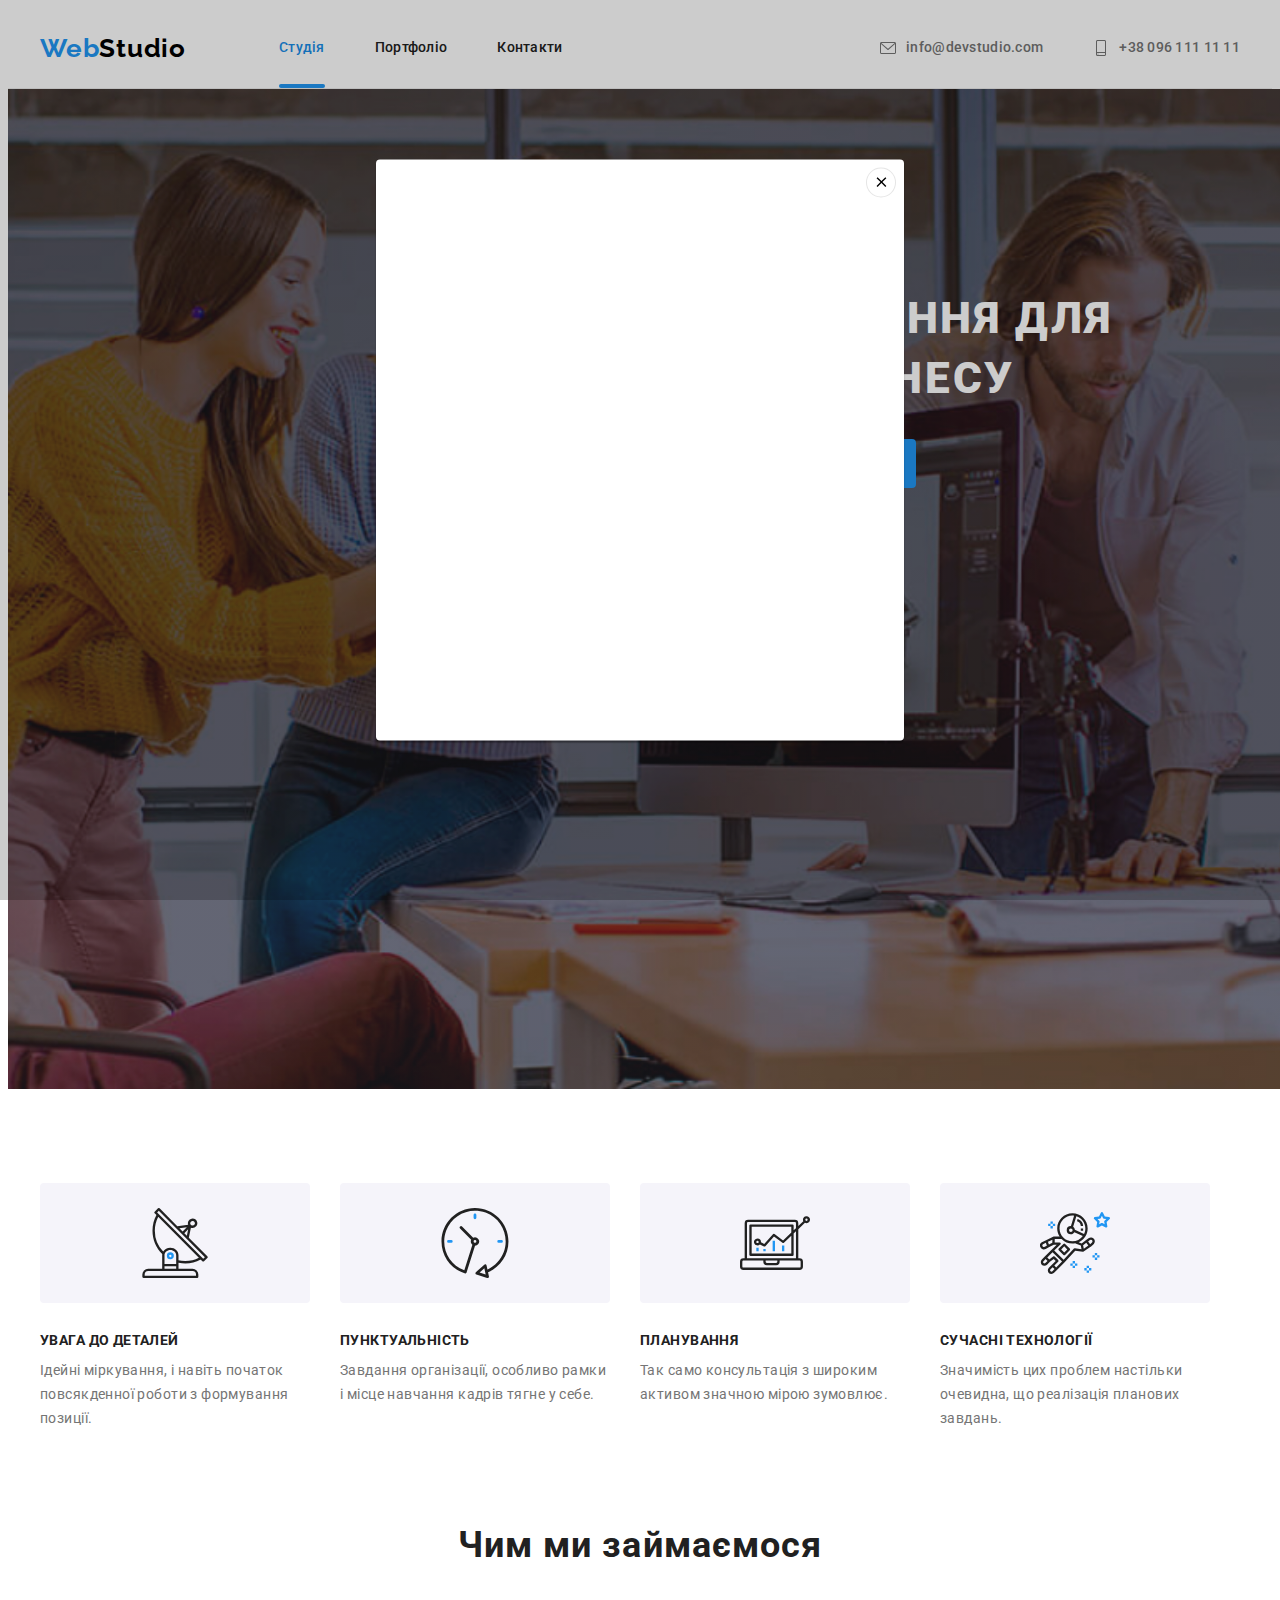
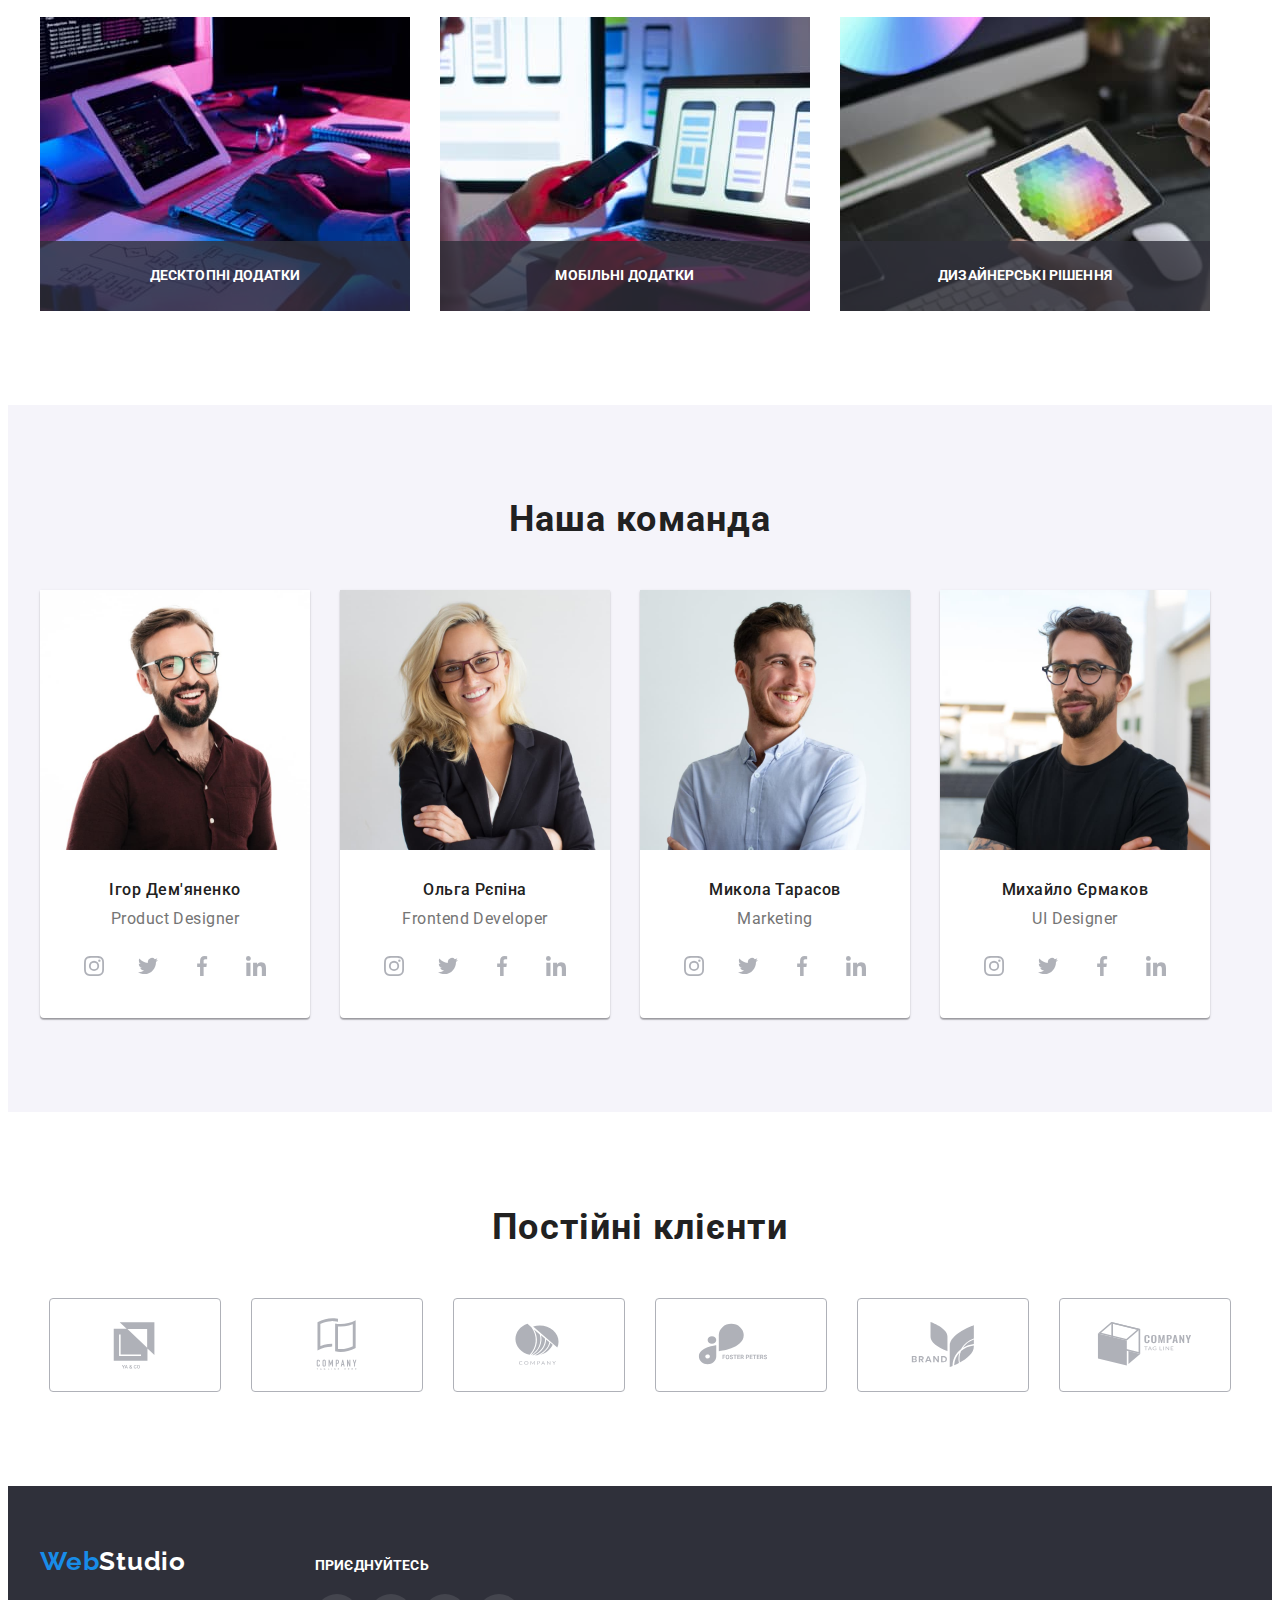
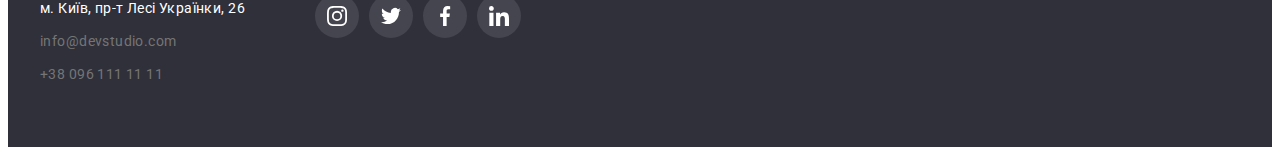
<file: index.html>
<!DOCTYPE html>
<html lang="uk">
  <head>
    <meta charset="UTF-8" />
    <meta http-equiv="X-UA-Compatible" content="IE=edge" />
    <meta name="viewport" content="width=device-width, initial-scale=1.0" />
    <title>Document</title>
    <link rel="preconnect" href="https://fonts.googleapis.com" />
    <link rel="preconnect" href="https://fonts.gstatic.com" crossorigin />
    <link
      href="https://fonts.googleapis.com/css2?family=Raleway:wght@700&family=Roboto:wght@400;500;700;900&display=swap"
      rel="stylesheet"
    />
    <link
      rel="stylesheet"
      href="https://cdnjs.cloudflare.com/ajax/libs/modern-normalize/1.1.0/modern-normalize.min.css"
      integrity="sha512-wpPYUAdjBVSE4KJnH1VR1HeZfpl1ub8YT/NKx4PuQ5NmX2tKuGu6U/JRp5y+Y8XG2tV+wKQpNHVUX03MfMFn9Q=="
      crossorigin="anonymous"
      referrerpolicy="no-referrer"
    />
    <link rel="stylesheet" href="./css/styles.css" />
  </head>
  <body>
    <header class="header">
      <div class="container header-body">
        <a href="./index.html" class="logo"><span class="logo-accent">Web</span>Studio</a>
        <nav>
          <ul class="nav">
            <li class="item"><a href="./index.html" class="nav-link current-page">Студія</a></li>
            <li class="item"><a href="./portfolio.html" class="nav-link">Портфоліо</a></li>
            <li class="item"><a href="" class="nav-link link-normalize">Контакти</a></li>
          </ul>
        </nav>
        <ul class="contact">
          <li class="item">
            <a href="mailto:info@devstudio.com" class="contact-link">
              <svg class="contact-icon" width="16" height="16">
                <use href="./img/icons.svg#envelope"></use>
              </svg>
              info@devstudio.com
            </a>
          </li>
          <li class="item">
            <a href="tel:+380961111111" class="contact-link">
              <svg class="contact-icon" width="16" height="16">
                <use href="./img/icons.svg#smartphone"></use>
              </svg>
              +38 096 111 11 11</a
            >
          </li>
        </ul>
      </div>
    </header>
    <main>
      <section class="hero">
        <div class="container hero-body">
          <h1 class="hero-header">Ефективні рішення для вашого бізнесу</h1>
          <button data-modal-open type="button" class="hero-btn">Замовити послугу</button>
        </div>
      </section>
      <section class="features section">
        <div class="container">
          <h2 class="visually-hidden">Особливості</h2>
          <ul class="features-list">
            <li class="item">
              <div class="feature-thumb">
                <svg class="feature-icon" width="70" height="70">
                  <use href="./img/icons.svg#antenna"></use>
                </svg>
              </div>
              <h3 class="features-title">Увага до деталей</h3>
              <p class="features-text">
                Ідейні міркування, і навіть початок повсякденної роботи з формування позиції.
              </p>
            </li>
            <li class="item">
              <div class="feature-thumb">
                <svg class="feature-icon" width="70" height="70">
                  <use href="./img/icons.svg#clock"></use>
                </svg>
              </div>
              <h3 class="features-title">Пунктуальність</h3>
              <p class="features-text">
                Завдання організації, особливо рамки і місце навчання кадрів тягне у себе.
              </p>
            </li>
            <li class="item">
              <div class="feature-thumb">
                <svg class="feature-icon" width="70" height="70">
                  <use href="./img/icons.svg#diagram"></use>
                </svg>
              </div>
              <h3 class="features-title">Планування</h3>
              <p class="features-text">
                Так само консультація з широким активом значною мірою зумовлює.
              </p>
            </li>
            <li class="item">
              <div class="feature-thumb">
                <svg class="feature-icon" width="70" height="70">
                  <use href="./img/icons.svg#astronaut"></use>
                </svg>
              </div>
              <h3 class="features-title">Сучасні технології</h3>
              <p class="features-text">
                Значимість цих проблем настільки очевидна, що реалізація планових завдань.
              </p>
            </li>
          </ul>
        </div>
      </section>
      <section class="our-products section">
        <div class="container">
          <h2 class="secondary-title">Чим ми займаємося</h2>
          <ul class="our-products-list">
            <li class="item">
              <img src="./img/box-1.jpg" alt="Десктопні додатки" width="370" />
              <div class="product-description">
                <p>Десктопні додатки</p>
              </div>
            </li>
            <li class="item">
              <img src="./img/box-2.jpg" alt="Мобільні додатки" width="370" />
              <div class="product-description">
                <p>Мобільні додатки</p>
              </div>
            </li>
            <li class="item">
              <img src="./img/box-3.jpg" alt="Дизайнерські рішення" width="370" />
              <div class="product-description">
                <p>Дизайнерські рішення</p>
              </div>
            </li>
          </ul>
        </div>
      </section>
      <section class="our-team section">
        <div class="container">
          <h2 class="secondary-title">Наша команда</h2>
          <ul class="our-team-list">
            <li class="our-team-item">
              <img src="./img/ihor-demianenko.jpg" alt="Ihor Demianenko" width="270" />
              <div class="body">
                <h3 class="our-team-title our-team-text">Ігор Дем'яненко</h3>
                <p lang="en" class="our-team-text">Product Designer</p>
                <ul class="our-team-cosials">
                  <li class="item">
                    <a href="#" class="soc-link" aria-label="instagram">
                      <svg class="link-icon" width="20" height="20">
                        <use href="./img/icons.svg#instagram"></use>
                      </svg>
                    </a>
                  </li>
                  <li class="item">
                    <a href="#" class="soc-link" aria-label="twitter">
                      <svg class="link-icon" width="20" height="20">
                        <use href="./img/icons.svg#twitter"></use>
                      </svg>
                    </a>
                  </li>
                  <li class="item">
                    <a href="#" class="soc-link" aria-label="facebook">
                      <svg class="link-icon" width="20" height="20">
                        <use href="./img/icons.svg#facebook"></use>
                      </svg>
                    </a>
                  </li>
                  <li class="item">
                    <a href="#" class="soc-link" aria-label="linkedin">
                      <svg class="link-icon" width="20" height="20">
                        <use href="./img/icons.svg#linkedin"></use>
                      </svg>
                    </a>
                  </li>
                </ul>
              </div>
            </li>
            <li class="our-team-item">
              <img src="./img/olha-repina.jpg" alt="Olha Repina" width="270" />
              <div class="body">
                <h3 class="our-team-title our-team-text">Ольга Рєпіна</h3>
                <p lang="en" class="our-team-text">Frontend Developer</p>
                <ul class="our-team-cosials">
                  <li class="item">
                    <a href="#" class="soc-link" aria-label="instagram">
                      <svg class="link-icon" width="20" height="20">
                        <use href="./img/icons.svg#instagram"></use>
                      </svg>
                    </a>
                  </li>
                  <li class="item">
                    <a href="#" class="soc-link" aria-label="twitter">
                      <svg class="link-icon" width="20" height="20">
                        <use href="./img/icons.svg#twitter"></use>
                      </svg>
                    </a>
                  </li>
                  <li class="item">
                    <a href="#" class="soc-link" aria-label="facebook">
                      <svg class="link-icon" width="20" height="20">
                        <use href="./img/icons.svg#facebook"></use>
                      </svg>
                    </a>
                  </li>
                  <li class="item">
                    <a href="#" class="soc-link" aria-label="linkedin">
                      <svg class="link-icon" width="20" height="20">
                        <use href="./img/icons.svg#linkedin"></use>
                      </svg>
                    </a>
                  </li>
                </ul>
              </div>
            </li>
            <li class="our-team-item">
              <img src="./img/mykola-tarasov.jpg" alt="Mykola Tarasov" width="270" />
              <div class="body">
                <h3 class="our-team-title our-team-text">Микола Тарасов</h3>
                <p lang="en" class="our-team-text">Marketing</p>
                <ul class="our-team-cosials">
                  <li class="item">
                    <a href="#" class="soc-link" aria-label="instagram">
                      <svg class="link-icon" width="20" height="20">
                        <use href="./img/icons.svg#instagram"></use>
                      </svg>
                    </a>
                  </li>
                  <li class="item">
                    <a href="#" class="soc-link" aria-label="twitter">
                      <svg class="link-icon" width="20" height="20">
                        <use href="./img/icons.svg#twitter"></use>
                      </svg>
                    </a>
                  </li>
                  <li class="item">
                    <a href="#" class="soc-link" aria-label="facebook">
                      <svg class="link-icon" width="20" height="20">
                        <use href="./img/icons.svg#facebook"></use>
                      </svg>
                    </a>
                  </li>
                  <li class="item">
                    <a href="#" class="soc-link" aria-label="linkedin">
                      <svg class="link-icon" width="20" height="20">
                        <use href="./img/icons.svg#linkedin"></use>
                      </svg>
                    </a>
                  </li>
                </ul>
              </div>
            </li>
            <li class="our-team-item">
              <img src="./img/mykhailo-yermakov.jpg" alt="Mykhailo Yermakov" width="270" />
              <div class="body">
                <h3 class="our-team-title our-team-text">Михайло Єрмаков</h3>
                <p lang="en" class="our-team-text">UI Designer</p>
                <ul class="our-team-cosials">
                  <li class="item">
                    <a href="#" class="soc-link" aria-label="instagram">
                      <svg class="link-icon" width="20" height="20">
                        <use href="./img/icons.svg#instagram"></use>
                      </svg>
                    </a>
                  </li>
                  <li class="item">
                    <a href="#" class="soc-link" aria-label="twitter">
                      <svg class="link-icon" width="20" height="20">
                        <use href="./img/icons.svg#twitter"></use>
                      </svg>
                    </a>
                  </li>
                  <li class="item">
                    <a href="#" class="soc-link" aria-label="facebook">
                      <svg class="link-icon" width="20" height="20">
                        <use href="./img/icons.svg#facebook"></use>
                      </svg>
                    </a>
                  </li>
                  <li class="item">
                    <a href="#" class="soc-link" aria-label="linkedin">
                      <svg class="link-icon" width="20" height="20">
                        <use href="./img/icons.svg#linkedin"></use>
                      </svg>
                    </a>
                  </li>
                </ul>
              </div>
            </li>
          </ul>
        </div>
      </section>
      <section class="customers section">
        <div class="container">
          <h2 class="customers-title">Постійні клієнти</h2>
          <ul class="customers-list">
            <li class="customer">
              <a href="#" class="customer-link">
                <svg class="customer-icon" width="106" height="60">
                  <use href="./img/icons.svg#client1"></use>
                </svg>
              </a>
            </li>
            <li class="customer">
              <a href="#" class="customer-link">
                <svg class="customer-icon" width="106" height="60">
                  <use href="./img/icons.svg#client2"></use>
                </svg>
              </a>
            </li>
            <li class="customer">
              <a href="#" class="customer-link">
                <svg class="customer-icon" width="106" height="60">
                  <use href="./img/icons.svg#client3"></use>
                </svg>
              </a>
            </li>
            <li class="customer">
              <a href="#" class="customer-link">
                <svg class="customer-icon" width="106" height="60">
                  <use href="./img/icons.svg#client4"></use>
                </svg>
              </a>
            </li>
            <li class="customer">
              <a href="#" class="customer-link">
                <svg class="customer-icon" width="106" height="60">
                  <use href="./img/icons.svg#client5"></use>
                </svg>
              </a>
            </li>
            <li class="customer">
              <a href="#" class="customer-link">
                <svg class="customer-icon" width="106" height="60">
                  <use href="./img/icons.svg#client6"></use>
                </svg>
              </a>
            </li>
          </ul>
        </div>
      </section>
    </main>
    <footer class="footer">
      <div class="container footer-wrap">
        <div class="address-wrap">
          <a href="./index.html" class="footer-logo"
            ><span class="footer-logo-accent">Web</span>Studio</a
          >
          <address>
            <ul class="footer-contacts">
              <li class="item">
                <a
                  href="https://goo.gl/maps/HTSRrRzDhA2f8Xus7"
                  target="_blank"
                  rel="noopener nofollow"
                  class="link-normalize footer-contact footer-address"
                >
                  м. Київ, пр-т Лесі Українки, 26
                </a>
              </li>
              <li class="item">
                <a href="mailto:info@devstudio.com" class="footer-contact">info@devstudio.com</a>
              </li>
              <li class="item">
                <a href="tel:+380961111111" class="footer-contact">+38 096 111 11 11</a>
              </li>
            </ul>
          </address>
        </div>
        <div class="social-links-wrap">
          <p class="social-links-title">приєднуйтесь</p>
          <ul class="social-links-list">
            <li class="item">
              <a href="#" class="social-link">
                <svg class="social-link-icon" width="20" height="20">
                  <use href="./img/icons.svg#instagram"></use>
                </svg>
              </a>
            </li>
            <li class="item">
              <a href="#" class="social-link">
                <svg class="social-link-icon" width="20" height="20">
                  <use href="./img/icons.svg#twitter"></use>
                </svg>
              </a>
            </li>
            <li class="item">
              <a href="#" class="social-link">
                <svg class="social-link-icon" width="20" height="20">
                  <use href="./img/icons.svg#facebook"></use>
                </svg>
              </a>
            </li>
            <li class="item">
              <a href="#" class="social-link">
                <svg class="social-link-icon" width="20" height="20">
                  <use href="./img/icons.svg#linkedin"></use>
                </svg>
              </a>
            </li>
          </ul>
        </div>
      </div>
    </footer>
    <div data-modal class="backdrop">
      <div class="modal">
        <button data-modal-close type="button" class="modal-button">
          <svg class="modal-close" width="18" height="18">
            <use href="./img/icons.svg#close"></use>
          </svg>
        </button>
      </div>
    </div>
    <script src="./js/modal.js"></script>
  </body>
</html>
</file>
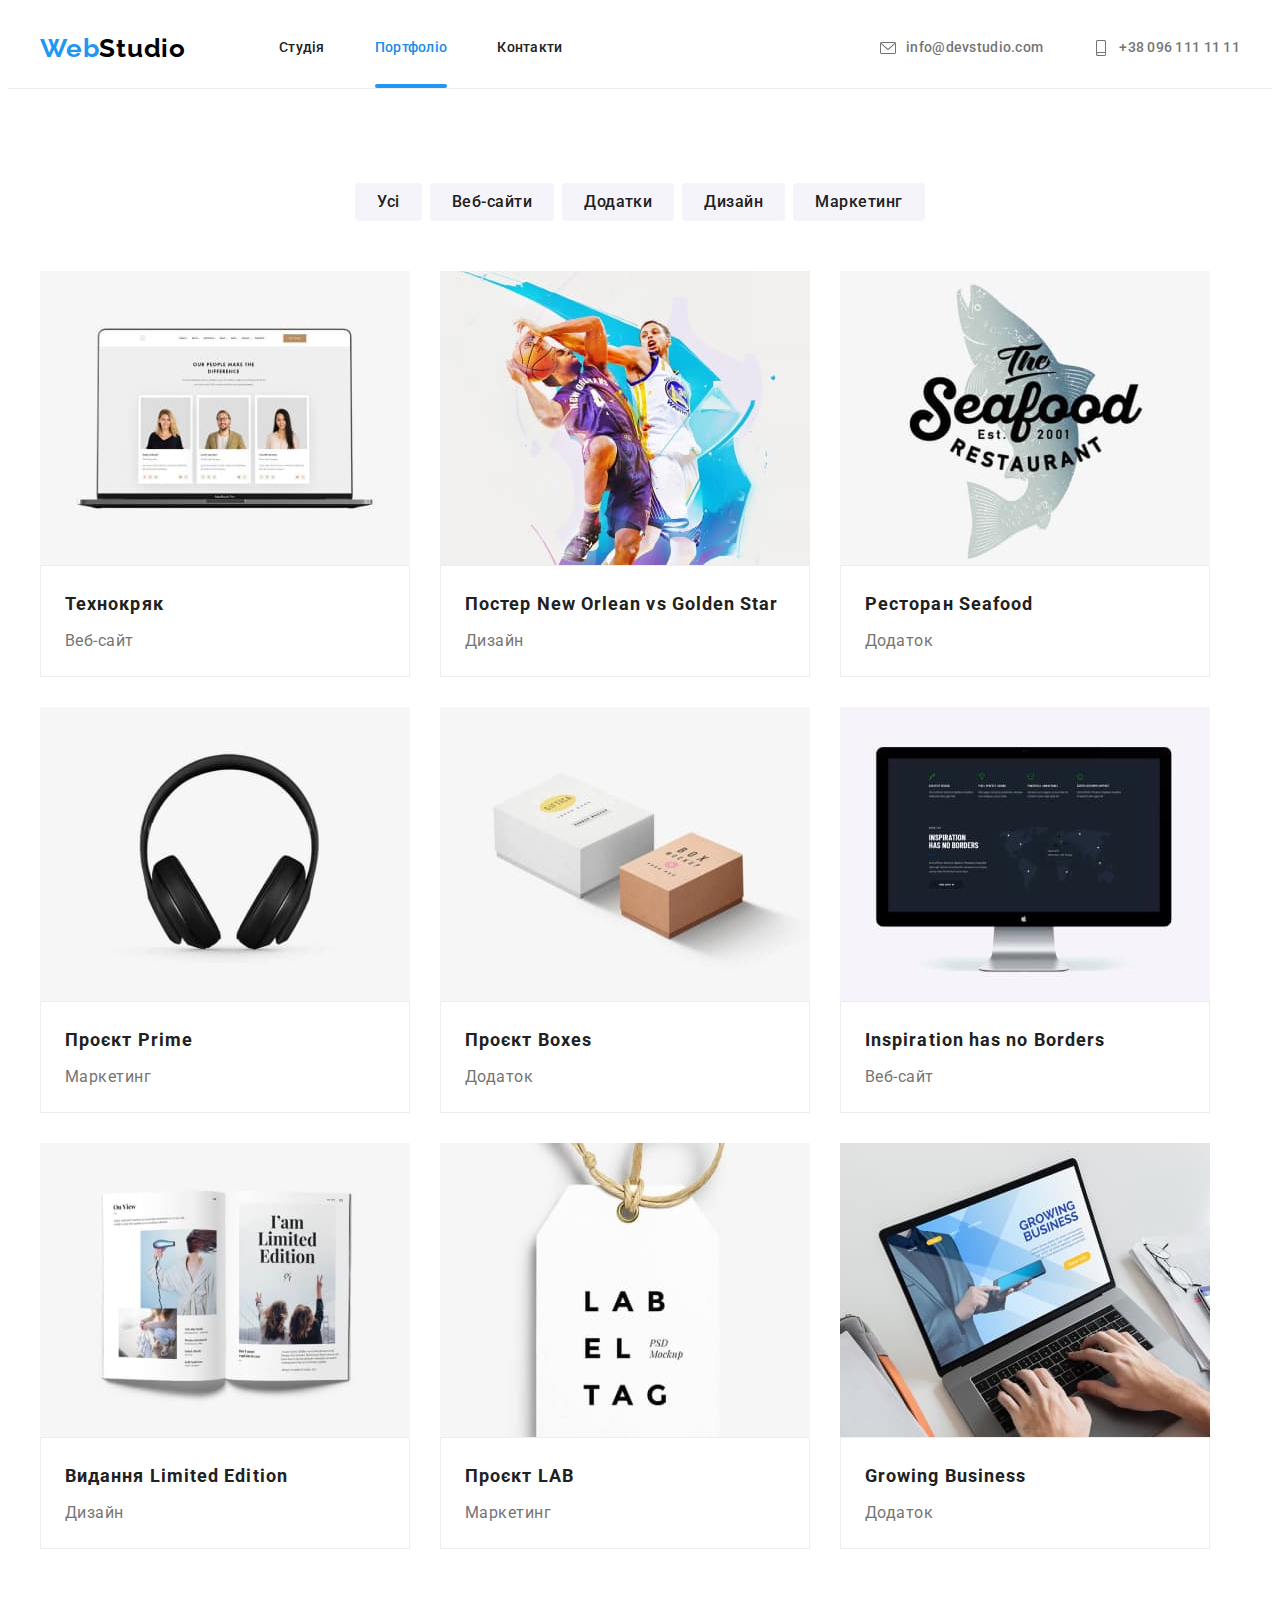
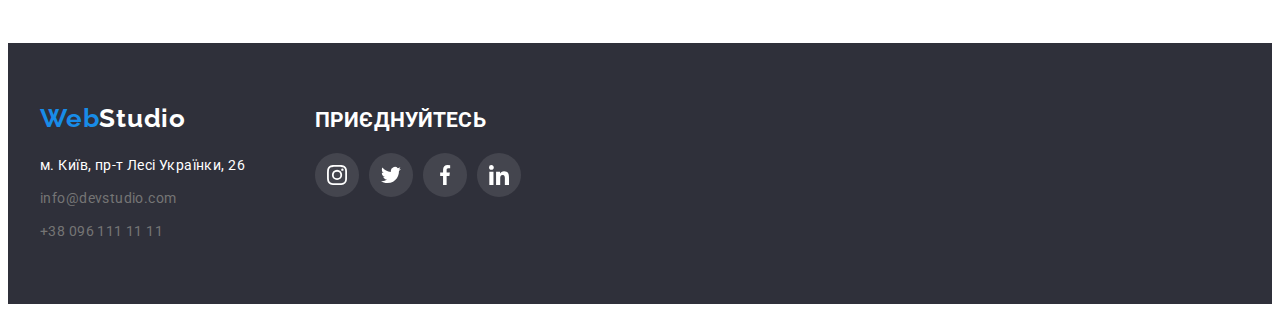
<file: portfolio.html>
<!DOCTYPE html>
<html lang="uk">
  <head>
    <meta charset="UTF-8" />
    <meta http-equiv="X-UA-Compatible" content="IE=edge" />
    <meta name="viewport" content="width=device-width, initial-scale=1.0" />
    <title>Document</title>
    <link rel="preconnect" href="https://fonts.googleapis.com" />
    <link rel="preconnect" href="https://fonts.gstatic.com" crossorigin />
    <link
      href="https://fonts.googleapis.com/css2?family=Raleway:wght@700&family=Roboto:wght@400;500;700;900&display=swap"
      rel="stylesheet"
    />
    <link
      rel="stylesheet"
      href="https://cdnjs.cloudflare.com/ajax/libs/modern-normalize/1.1.0/modern-normalize.min.css"
      integrity="sha512-wpPYUAdjBVSE4KJnH1VR1HeZfpl1ub8YT/NKx4PuQ5NmX2tKuGu6U/JRp5y+Y8XG2tV+wKQpNHVUX03MfMFn9Q=="
      crossorigin="anonymous"
      referrerpolicy="no-referrer"
    />
    <link rel="stylesheet" href="./css/styles.css" />
  </head>
  <body>
    <header class="header">
      <div class="container header-body">
        <a href="./index.html" class="logo"><span class="logo-accent">Web</span>Studio</a>
        <nav>
          <ul class="nav">
            <li class="item"><a href="./index.html" class="nav-link">Студія</a></li>
            <li class="item">
              <a href="./portfolio.html" class="nav-link current-page">Портфоліо</a>
            </li>
            <li class="item"><a href="" class="nav-link link-normalize">Контакти</a></li>
          </ul>
        </nav>
        <ul class="contact">
          <li class="item">
            <a href="mailto:info@devstudio.com" class="contact-link">
              <svg class="contact-icon" width="16" height="16">
                <use href="./img/icons.svg#envelope"></use>
              </svg>
              info@devstudio.com
            </a>
          </li>
          <li class="item">
            <a href="tel:+380961111111" class="contact-link">
              <svg class="contact-icon" width="16" height="16">
                <use href="./img/icons.svg#smartphone"></use>
              </svg>
              +38 096 111 11 11</a
            >
          </li>
        </ul>
      </div>
    </header>
    <main>
      <section class="portfolio section">
        <div class="container">
          <h1 class="visually-hidden">Роботи студії</h1>
          <ul class="portfolio-buttons">
            <li class="item"><button type="button" class="portfolio-btn">Усі</button></li>
            <li class="item"><button type="button" class="portfolio-btn">Веб-сайти</button></li>
            <li class="item"><button type="button" class="portfolio-btn">Додатки</button></li>
            <li class="item"><button type="button" class="portfolio-btn">Дизайн</button></li>
            <li class="item"><button type="button" class="portfolio-btn">Маркетинг</button></li>
          </ul>
          <ul class="portfolio-items">
            <li>
              <a href="#" class="portfolio-item">
                <div class="portfolio-wrapper">
                  <img src="./img/tehno-kriak.jpg" alt="Комп'ютер" width="370" class="image" />
                  <p class="portfolio-description">
                    Ресурс пропонує комплексні пропозиції з різним рівнем функціоналу та сервісів.
                    Все це дозволить відвідувачу отримати вичерпні відомості про компанію чи
                    приватну особу.
                  </p>
                </div>
                <div class="wrap">
                  <h2 class="portfolio-item-title">Технокряк</h2>
                  <p class="portfolio-item-text">Веб-сайт</p>
                </div>
              </a>
            </li>
            <li>
              <a href="#" class="portfolio-item">
                <div class="portfolio-wrapper">
                  <img
                    src="./img/new-orlean-vs-golden-star.jpg"
                    alt="Баскетбол"
                    width="370"
                    class="image"
                  />
                  <p class="portfolio-description">
                    Ресурс пропонує комплексні пропозиції з різним рівнем функціоналу та сервісів.
                    Все це дозволить відвідувачу отримати вичерпні відомості про компанію чи
                    приватну особу.
                  </p>
                </div>
                <div class="wrap">
                  <h2 class="portfolio-item-title">
                    Постер <span lang="en">New Orlean vs Golden Star</span>
                  </h2>
                  <p class="portfolio-item-text">Дизайн</p>
                </div>
              </a>
            </li>
            <li>
              <a href="#" class="portfolio-item">
                <div class="portfolio-wrapper">
                  <img src="./img/seafood.jpg" alt="Логотип риба" width="370" class="image" />
                  <p class="portfolio-description">
                    Ресурс пропонує комплексні пропозиції з різним рівнем функціоналу та сервісів.
                    Все це дозволить відвідувачу отримати вичерпні відомості про компанію чи
                    приватну особу.
                  </p>
                </div>
                <div class="wrap">
                  <h2 class="portfolio-item-title">Ресторан <span lang="en">Seafood</span></h2>
                  <p class="portfolio-item-text">Додаток</p>
                </div>
              </a>
            </li>
            <li>
              <a href="#" class="portfolio-item">
                <div class="portfolio-wrapper">
                  <img src="./img/prime.jpg" alt="Навушники" width="370" class="image" />
                  <p class="portfolio-description">
                    Ресурс пропонує комплексні пропозиції з різним рівнем функціоналу та сервісів.
                    Все це дозволить відвідувачу отримати вичерпні відомості про компанію чи
                    приватну особу.
                  </p>
                </div>
                <div class="wrap">
                  <h2 class="portfolio-item-title">Проєкт <span lang="en">Prime</span></h2>
                  <p class="portfolio-item-text">Маркетинг</p>
                </div>
              </a>
            </li>
            <li>
              <a href="#" class="portfolio-item">
                <div class="portfolio-wrapper">
                  <img src="./img/boxes.jpg" alt="Коробки" width="370" class="image" />
                  <p class="portfolio-description">
                    Ресурс пропонує комплексні пропозиції з різним рівнем функціоналу та сервісів.
                    Все це дозволить відвідувачу отримати вичерпні відомості про компанію чи
                    приватну особу.
                  </p>
                </div>
                <div class="wrap">
                  <h2 class="portfolio-item-title">Проєкт <span lang="en">Boxes</span></h2>
                  <p class="portfolio-item-text">Додаток</p>
                </div>
              </a>
            </li>
            <li>
              <a href="#" class="portfolio-item">
                <div class="portfolio-wrapper">
                  <img
                    src="./img/inspiration-has-no-borders.jpg"
                    alt="Монітор"
                    width="370"
                    class="image"
                  />
                  <p class="portfolio-description">
                    Ресурс пропонує комплексні пропозиції з різним рівнем функціоналу та сервісів.
                    Все це дозволить відвідувачу отримати вичерпні відомості про компанію чи
                    приватну особу.
                  </p>
                </div>
                <div class="wrap">
                  <h2 lang="en" class="portfolio-item-title">Inspiration has no Borders</h2>
                  <p class="portfolio-item-text">Веб-сайт</p>
                </div>
              </a>
            </li>
            <li>
              <a href="#" class="portfolio-item">
                <div class="portfolio-wrapper">
                  <img src="./img/limited-edition.jpg" alt="Журнал" width="370" class="image" />
                  <p class="portfolio-description">
                    Ресурс пропонує комплексні пропозиції з різним рівнем функціоналу та сервісів.
                    Все це дозволить відвідувачу отримати вичерпні відомості про компанію чи
                    приватну особу.
                  </p>
                </div>
                <div class="wrap">
                  <h2 class="portfolio-item-title">
                    Видання <span lang="en">Limited Edition</span>
                  </h2>
                  <p class="portfolio-item-text">Дизайн</p>
                </div>
              </a>
            </li>
            <li>
              <a href="#" class="portfolio-item">
                <div class="portfolio-wrapper">
                  <img src="./img/lab.jpg" alt="Бірка" width="370" class="image" />
                  <p class="portfolio-description">
                    Ресурс пропонує комплексні пропозиції з різним рівнем функціоналу та сервісів.
                    Все це дозволить відвідувачу отримати вичерпні відомості про компанію чи
                    приватну особу.
                  </p>
                </div>
                <div class="wrap">
                  <h2 class="portfolio-item-title">Проєкт <span lang="en">LAB</span></h2>
                  <p class="portfolio-item-text">Маркетинг</p>
                </div>
              </a>
            </li>
            <li>
              <a href="#" class="portfolio-item">
                <div class="portfolio-wrapper">
                  <img src="./img/growing-business.jpg" alt="Ноутбук" width="370" class="image" />
                  <p class="portfolio-description">
                    Ресурс пропонує комплексні пропозиції з різним рівнем функціоналу та сервісів.
                    Все це дозволить відвідувачу отримати вичерпні відомості про компанію чи
                    приватну особу.
                  </p>
                </div>
                <div class="wrap">
                  <h2 lang="en" class="portfolio-item-title">Growing Business</h2>
                  <p class="portfolio-item-text">Додаток</p>
                </div>
              </a>
            </li>
          </ul>
        </div>
      </section>
    </main>
    <footer class="footer">
      <div class="container footer-wrap">
        <div class="address-wrap">
          <a href="./index.html" class="footer-logo"
            ><span class="footer-logo-accent">Web</span>Studio</a
          >
          <address>
            <ul class="footer-contacts">
              <li class="item">
                <a
                  href="https://goo.gl/maps/HTSRrRzDhA2f8Xus7"
                  target="_blank"
                  rel="noopener nofollow"
                  class="link-normalize footer-contact footer-address"
                >
                  м. Київ, пр-т Лесі Українки, 26
                </a>
              </li>
              <li class="item">
                <a href="mailto:info@devstudio.com" class="footer-contact">info@devstudio.com</a>
              </li>
              <li class="item">
                <a href="tel:+380961111111" class="footer-contact">+38 096 111 11 11</a>
              </li>
            </ul>
          </address>
        </div>
        <div class="social-links-wrap">
          <h2 class="social-links-title">приєднуйтесь</h2>
          <ul class="social-links-list">
            <li class="item">
              <a href="#" class="social-link">
                <svg class="social-link-icon" width="20" height="20">
                  <use href="./img/icons.svg#instagram"></use>
                </svg>
              </a>
            </li>
            <li class="item">
              <a href="#" class="social-link">
                <svg class="social-link-icon" width="20" height="20">
                  <use href="./img/icons.svg#twitter"></use>
                </svg>
              </a>
            </li>
            <li class="item">
              <a href="#" class="social-link">
                <svg class="social-link-icon" width="20" height="20">
                  <use href="./img/icons.svg#facebook"></use>
                </svg>
              </a>
            </li>
            <li class="item">
              <a href="#" class="social-link">
                <svg class="social-link-icon" width="20" height="20">
                  <use href="./img/icons.svg#linkedin"></use>
                </svg>
              </a>
            </li>
          </ul>
        </div>
      </div>
    </footer>
    <script src="./js/modal.js"></script>
  </body>
</html>
</file>
<file: css/styles.css>
:root {
  --main-accent-color: #2196f3;
  --header-color: #212121;
  --text-color: #757575;
  --white-accent-color: #ffffff;
  --dark-bg-color: #2f303a;
  --white-bg-color: #ffffff;
  --grey-bg-color: #f5f4fa;
  --active-accent-color: #188ce8;
  --main-black-color: #000000;
  --icon-color: #afb1b8;
}
body {
  font-family: 'Roboto', sans-serif;
  font-size: 14px;
  color: var(--text-color);
  background-color: var(--white-bg-color);
  letter-spacing: 0.01em;
}
p,
h1,
h2,
h3,
h4,
h5,
h6 {
  margin: 0;
}
ul,
ol {
  margin: 0;
  padding-left: 0;
  list-style-type: none;
}
button {
  cursor: pointer;
}
address {
  font-style: normal;
}
img {
  display: block;
  max-width: 100%;
  height: auto;
}
a {
  text-decoration: none;
}
.visually-hidden {
  position: absolute;
  width: 1px;
  height: 1px;
  margin: -1px;
  border: 0;
  padding: 0;
  white-space: nowrap;
  clip-path: inset(100%);
  clip: rect(0 0 0 0);
  overflow: hidden;
}
.container {
  width: 1200px;
  padding: 0 15px;
  margin: 0 auto;
}
.section {
  padding-top: 94px;
  padding-bottom: 94px;
}
.header {
  border-bottom: 1px solid #ececec;
}
.header-body {
  display: flex;
  align-items: center;
}

.logo {
  margin-right: 93px;

  font-family: 'Raleway', sans-serif;
  font-weight: 700;
  font-size: 26px;
  line-height: 1.19;
  letter-spacing: 0.03em;
  color: var(--main-black-color);
}
.logo-accent {
  color: var(--main-accent-color);
}
.nav {
  display: flex;
}
.nav .item:not(:last-child) {
  margin-right: 50px;
}
.nav-link {
  position: relative;

  display: inline-block;

  padding: 32px 0;

  font-weight: 500;
  font-size: 14px;
  line-height: 1.14;
  letter-spacing: 0.02em;
  color: var(--header-color);
  transition: color 250ms cubic-bezier(0.4, 0, 0.2, 1);
}
.nav-link:hover,
.nav-link:focus {
  color: var(--main-accent-color);
}
.nav-link.current-page {
  color: var(--active-accent-color);
}
.current-page::after {
  content: '';
  position: absolute;
  left: 0;
  bottom: 0;
  height: 4px;
  width: 100%;
  background-color: var(--main-accent-color);
  border-radius: 2px;
}
.contact {
  display: flex;

  margin-left: auto;
}

.contact .item:not(:last-child) {
  margin-right: 50px;
}
.contact-link {
  display: flex;
  align-items: center;

  padding: 32px 0;

  font-weight: 500;
  line-height: 1.14;
  letter-spacing: 0.02em;
  color: var(--text-color);
  transition: color 250ms cubic-bezier(0.4, 0, 0.2, 1);
}
.contact-icon {
  margin-right: 10px;

  fill: currentColor;
}
.contact-link:hover,
.contact-link:focus {
  color: var(--main-accent-color);
}
.hero {
  padding-top: 200px;
  padding-bottom: 200px;

  background-image: linear-gradient(rgba(47, 48, 58, 0.4), rgba(47, 48, 58, 0.4)),
    url(../img/hero.jpg);
  background-repeat: no-repeat;
  background-position: center;
  background-size: cover;
  min-width: 1600px;
  height: 600px;
  margin: 0 auto;
}
.hero-body {
  text-align: center;
}
.hero-header {
  margin: 0 auto;
  margin-bottom: 30px;
  width: 696px;
  font-weight: 900;
  font-size: 44px;
  line-height: 1.36;
  letter-spacing: 0.06em;
  text-transform: uppercase;
  color: var(--white-accent-color);
}
.hero-btn {
  padding: 10px 32px;

  border: none;
  border-radius: 4px;

  font-family: inherit;
  font-weight: 700;
  font-size: 16px;
  line-height: 1.86;
  text-align: center;
  letter-spacing: 0.06em;
  color: var(--white-accent-color);
  background-color: var(--main-accent-color);
  transition: background-color 250ms cubic-bezier(0.4, 0, 0.2, 1);
}
.hero-btn:hover,
.hero-btn:focus {
  background-color: var(--active-accent-color);
}
.features-list {
  display: flex;
  gap: 30px;
}
.features-list .item {
  width: 270px;
}
.feature-thumb {
  width: 270px;
  height: 120px;
  display: flex;
  align-items: center;
  justify-content: center;
  margin-bottom: 30px;
  background-color: var(--grey-bg-color);
  border-radius: 4px;
}
.features-title {
  margin-bottom: 10px;

  font-size: 14px;
  font-weight: 700;
  line-height: 1.14;
  letter-spacing: 0.03em;
  text-transform: uppercase;
  color: var(--header-color);
}
.features-text {
  line-height: 1.71;
  letter-spacing: 0.03em;
}
.our-products {
  padding-top: 0;
}
.secondary-title {
  margin-bottom: 50px;

  font-weight: 700;
  font-size: 36px;
  line-height: 1.16;
  text-align: center;
  letter-spacing: 0.03em;
  color: var(--header-color);
}
.our-products-list {
  display: flex;
  gap: 30px;
}
.our-products-list .item {
  position: relative;
}
.product-description {
  position: absolute;
  left: 0;
  bottom: 0;
  width: 100%;
  height: 70px;

  display: flex;
  align-items: center;
  justify-content: center;

  text-transform: uppercase;
  font-weight: 700;
  line-height: 16px;
  line-height: 1.14;
  color: var(--white-accent-color);
  background: rgba(47, 48, 58, 0.8);
}
.our-team {
  background-color: var(--grey-bg-color);
}
.our-team-list {
  display: flex;
  gap: 30px;
}
.our-team-item {
  background-color: var(--white-bg-color);
  box-shadow: 0px 1px 3px rgba(0, 0, 0, 0.12), 0px 1px 1px rgba(0, 0, 0, 0.14),
    0px 2px 1px rgba(0, 0, 0, 0.2);
  border-radius: 0px 0px 4px 4px;
}
.our-team-item .body {
  padding: 30px 0;
  margin: 0 auto;
}
.our-team-text {
  font-size: 16px;
  line-height: 1.19;
  text-align: center;
  letter-spacing: 0.03em;
}
.our-team-title {
  margin-bottom: 10px;

  font-weight: 500;
  color: var(--header-color);
}
.our-team-cosials {
  margin-top: 16px;
  display: flex;
  justify-content: center;
  gap: 10px;
}
.soc-link {
  display: flex;
  align-items: center;
  justify-content: center;
  width: 44px;
  height: 44px;
  border-radius: 50%;
  color: var(--icon-color);
  transition: background-color 250ms cubic-bezier(0.4, 0, 0.2, 1),
    color 250ms cubic-bezier(0.4, 0, 0.2, 1);
}
.soc-link:hover,
.soc-link:focus {
  background-color: var(--active-accent-color);
  color: var(--white-accent-color);
}
.link-icon {
  fill: currentColor;
}
.customers-title {
  font-weight: 700;
  font-size: 36px;
  line-height: 1.17;
  text-align: center;
  letter-spacing: 0.03em;
  color: var(--header-color);
  margin-bottom: 50px;
}
.customers-list {
  display: flex;
  justify-content: center;
  gap: 30px;
}
.customer-link {
  display: flex;
  justify-content: center;
  align-items: center;
  width: 170px;
  height: 92px;
  border: 1px solid var(--icon-color);
  border-radius: 4px;
  color: var(--icon-color);
  transition: color 250ms cubic-bezier(0.4, 0, 0.2, 1), border 250ms cubic-bezier(0.4, 0, 0.2, 1);
}
.customer-link:hover,
.customer-link:focus {
  color: var(--active-accent-color);
  border: 1px solid var(--active-accent-color);
}
.customer-icon {
  fill: currentColor;
}
.footer {
  padding-top: 60px;
  padding-bottom: 60px;

  background-color: var(--dark-bg-color);
}
.footer-wrap {
  display: flex;
  align-items: baseline;
  gap: 70px;
}
.social-links-wrap {
}
.social-links-title {
  margin-bottom: 20px;

  font-weight: 700;
  line-height: 1.14;
  text-transform: uppercase;
  color: var(--white-accent-color);
}
.social-links-list {
  display: flex;
  align-items: center;
  gap: 10px;
}

.social-link {
  display: flex;
  align-items: center;
  justify-content: center;

  width: 44px;
  height: 44px;

  border-radius: 50%;
  color: var(--white-accent-color);
  background-color: rgba(255, 255, 255, 0.1);
  transition: background-color 250ms cubic-bezier(0.4, 0, 0.2, 1);
}
.social-link-icon {
  fill: currentColor;
}
.social-link:hover,
.social-link:focus {
  background-color: var(--active-accent-color);
}
.footer-logo {
  display: inline-block;
  margin-bottom: 20px;
  font-family: 'Raleway';
  font-weight: 700;
  font-size: 26px;
  line-height: 1.19;
  letter-spacing: 0.03em;
  color: var(--white-accent-color);
}
.footer-logo-accent {
  color: var(--active-accent-color);
}
.footer-contacts .item:not(:last-child) {
  margin-bottom: 9px;
}
.footer-contact {
  line-height: 1.71;
  letter-spacing: 0.03em;
  font-style: normal;
  color: var(--text-color);
  transition: color 250ms cubic-bezier(0.4, 0, 0.2, 1);
}
.footer-contact:hover,
.footer-contact:focus {
  color: var(--active-accent-color);
}
.footer-address {
  color: var(--white-accent-color);
}
.portfolio {
  background-color: var(--white-bg-color);
}
.portfolio-buttons {
  display: flex;
  justify-content: center;
  margin-bottom: 50px;
}
.portfolio-buttons .item:not(:last-child) {
  margin-right: 8px;
}
.portfolio-btn {
  padding: 6px 22px;

  font-family: inherit;
  font-weight: 500;
  font-size: 16px;
  line-height: 1.62;
  text-align: center;
  letter-spacing: 0.03em;
  color: var(--header-color);
  background-color: var(--grey-bg-color);
  border: none;
  border-radius: 4px;
  cursor: pointer;
  transition: background-color 250ms cubic-bezier(0.4, 0, 0.2, 1),
    color 250ms cubic-bezier(0.4, 0, 0.2, 1), box-shadow 250ms cubic-bezier(0.4, 0, 0.2, 1);
}
.portfolio-btn:hover,
.portfolio-btn:focus {
  background-color: var(--active-accent-color);
  color: var(--white-accent-color);
  box-shadow: 0px 3px 1px rgba(0, 0, 0, 0.1), 0px 1px 2px rgba(0, 0, 0, 0.08),
    0px 2px 2px rgba(0, 0, 0, 0.12);
}

.portfolio-items {
  display: flex;
  flex-wrap: wrap;
  gap: 30px;
}
.portfolio-item {
  display: inline-block;
  flex-basis: calc((100%-60px) / 3);
  transition: box-shadow 250ms cubic-bezier(0.4, 0, 0.2, 1);
}
.portfolio-item:hover,
.portfolio-item:focus {
  box-shadow: 0px 1px 1px rgba(0, 0, 0, 0.12), 0px 4px 4px rgba(0, 0, 0, 0.06),
    1px 4px 6px rgba(0, 0, 0, 0.16);
}
.portfolio-wrapper {
  position: relative;
  overflow: hidden;
}
.portfolio-description {
  position: absolute;
  top: 100%;
  left: 0;
  width: 100%;
  height: 100%;

  padding: 63px 24px;

  transition: transform 250ms cubic-bezier(0.4, 0, 0.2, 1);

  font-size: 18px;
  line-height: 1.56;
  letter-spacing: 0.03em;
  color: var(--white-accent-color);
  background: rgba(33, 150, 243, 0.9);
}
.portfolio-item:hover .portfolio-description,
.portfolio-item:focus .portfolio-description {
  transform: translateY(-100%);
}
.wrap {
  padding: 20px 24px;
  border: 1px solid #eeeeee;
}

.portfolio-item-title {
  margin-bottom: 4px;

  font-weight: 700;
  font-size: 18px;
  line-height: 2;
  letter-spacing: 0.06em;
  color: var(--header-color);
}
.portfolio-item-text {
  font-size: 16px;
  line-height: 1.88;
  letter-spacing: 0.03em;
  color: var(--text-color);
}
.backdrop {
  position: fixed;
  top: 0;
  left: 0;
  height: 100%;
  width: 100%;
  background: rgba(0, 0, 0, 0.2);

  transition: opacity 250ms cubic-bezier(0.4, 0, 0.2, 1),
    visibility 250ms cubic-bezier(0.4, 0, 0.2, 1);
}
.modal {
  position: absolute;
  top: 50%;
  left: 50%;
  transform: translate(-50%, -50%);

  min-width: 528px;
  min-height: 581px;

  transition: transform 250ms cubic-bezier(0.4, 0, 0.2, 1);

  background-color: var(--white-bg-color);
  box-shadow: 0px 1px 3px rgba(0, 0, 0, 0.12), 0px 1px 1px rgba(0, 0, 0, 0.14),
    0px 2px 1px rgba(0, 0, 0, 0.2);
  border-radius: 4px;
}
.backdrop.is-hidden .modal {
  transform: translate(-50%, -50%) scale(0);
}
.modal-button {
  position: absolute;
  right: 8px;
  top: 8px;
  width: 30px;
  height: 30px;

  display: flex;
  align-items: center;
  justify-content: center;

  transition: color 250ms cubic-bezier(0.4, 0, 0.2, 1);

  color: var(--main-black-color);
  background-color: var(--white-accent-color);
  border: 1px solid rgba(0, 0, 0, 0.1);
  border-radius: 50%;
}
.modal-button:hover,
.modal-button:focus {
  color: var(--active-accent-color);
}
.modal-close {
  fill: currentColor;
}
.backdrop.is-hidden {
  visibility: hidden;
  opacity: 0;
  pointer-events: none;
}
</file>
